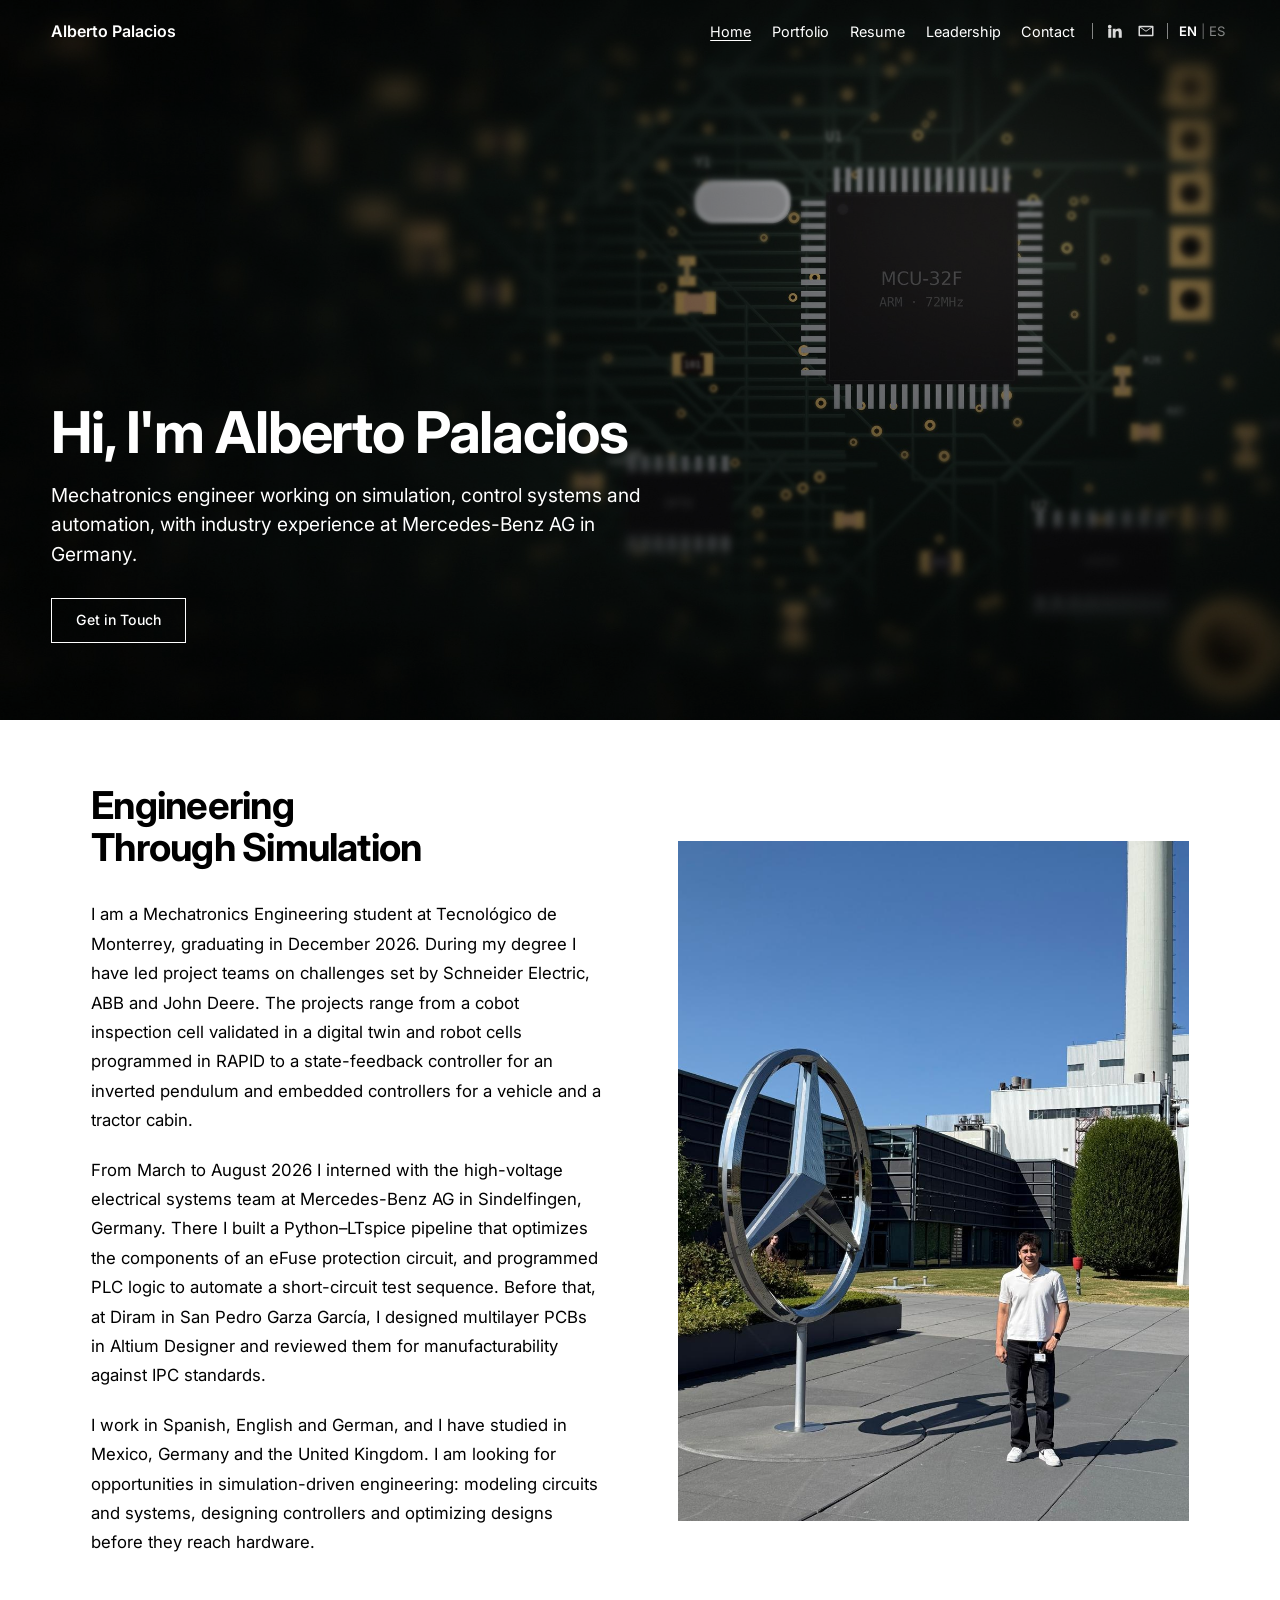
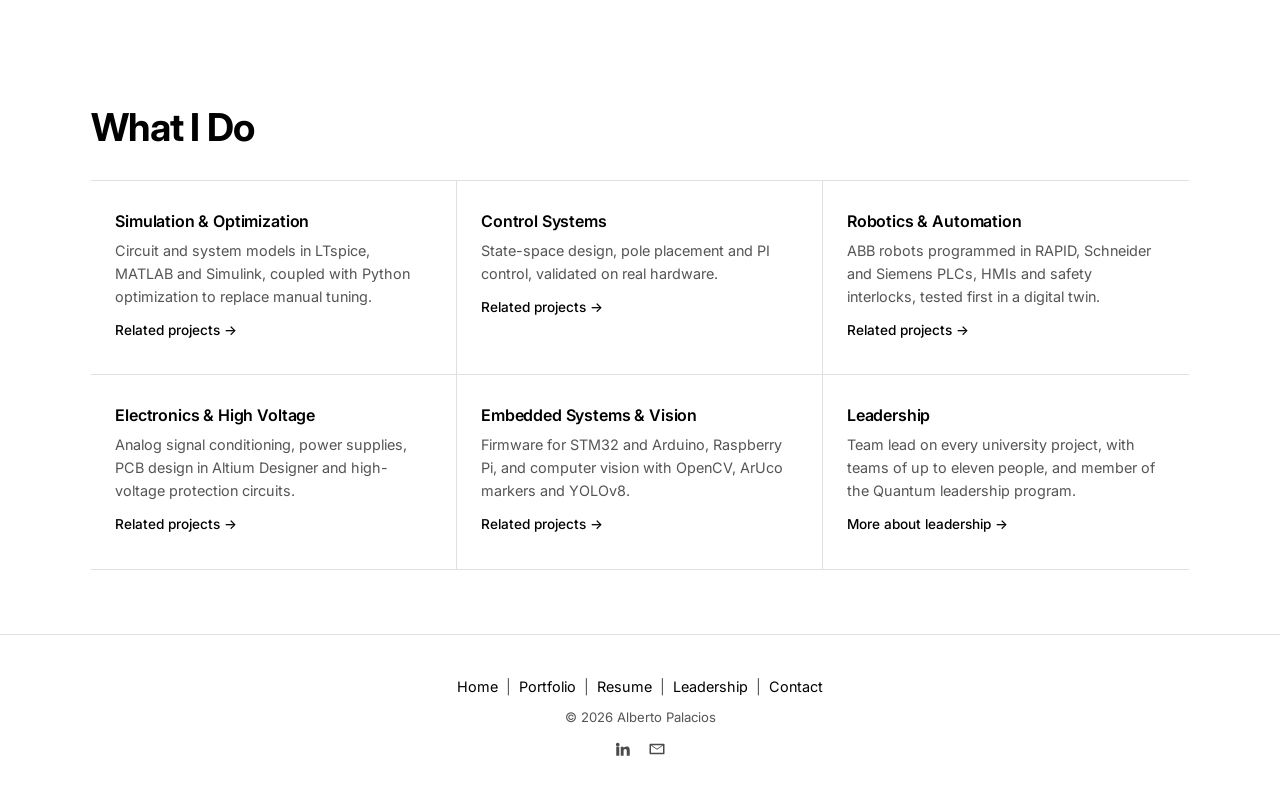
<file: index.html>
<!DOCTYPE html>
<html lang="en">
<head>
<meta charset="utf-8">
<meta name="viewport" content="width=device-width, initial-scale=1">
<title>Alberto Palacios · Mechatronics Engineer</title>
<meta name="description" content="Alberto Palacios, mechatronics engineer: simulation, control systems, robotics and automation.">
<meta name="author" content="Alberto David Palacios Treviño">
<meta property="og:type" content="website">
<meta property="og:title" content="Alberto Palacios · Mechatronics Engineer">
<meta property="og:description" content="Simulation, control and automation projects with Mercedes-Benz, Schneider Electric, ABB, John Deere and MIT.">
<meta property="og:image" content="https://USUARIO.github.io/media/og.png">
<meta name="twitter:card" content="summary_large_image">
<link rel="icon" href="favicon.svg" type="image/svg+xml">
<link rel="stylesheet" href="styles.css?v=20261027b">
</head>
<body class="lang-en has-hero">
<nav class="site-nav" aria-label="Main">
  <a class="nav-brand" href="index.html">Alberto Palacios</a>
  <div class="nav-right">
    <div class="nav-menu" id="site-menu">
      <button type="button" class="nav-close menu-close" aria-label="Close menu">✕</button>
      <div class="nav-links"><a href="index.html" aria-current="page"><span class="en">Home</span><span class="es">Inicio</span></a><a href="portfolio.html"><span class="en">Portfolio</span><span class="es">Portafolio</span></a><a href="resume.html"><span class="en">Resume</span><span class="es">Currículum</span></a><a href="leadership.html"><span class="en">Leadership</span><span class="es">Liderazgo</span></a><a href="contact.html"><span class="en">Contact</span><span class="es">Contacto</span></a></div>
      <span class="nav-divider"></span>
      <a class="nav-icon" href="https://www.linkedin.com/in/alberto-palacios" target="_blank" rel="noopener" aria-label="LinkedIn"><svg viewBox="0 0 24 24" aria-hidden="true"><path d="M4.98 3.5a2.5 2.5 0 1 1 0 5 2.5 2.5 0 0 1 0-5zM3 9h4v12H3zM9 9h3.8v1.7h.05c.53-1 1.83-2.05 3.77-2.05C20.6 8.65 21 11.2 21 14.4V21h-4v-5.8c0-1.4-.03-3.2-1.95-3.2-1.95 0-2.25 1.5-2.25 3.1V21H9z"/></svg></a>
      <a class="nav-icon" href="contact.html" aria-label="Email"><svg viewBox="0 0 24 24" aria-hidden="true"><path d="M3 5h18a1 1 0 0 1 1 1v12a1 1 0 0 1-1 1H3a1 1 0 0 1-1-1V6a1 1 0 0 1 1-1zm1 2.3V17h16V7.3l-8 5.6zM5.2 7 12 11.7 18.8 7z"/></svg></a>
      <span class="nav-divider"></span>
      <div class="lang" role="group" aria-label="Language"><button type="button" id="btn-en" data-lang="en" aria-pressed="true">EN</button><span>|</span><button type="button" id="btn-es" data-lang="es" aria-pressed="false">ES</button></div>
    </div>
    <button type="button" class="hamburger menu-btn" aria-expanded="false" aria-controls="site-menu" aria-label="Open menu"><span></span><span></span><span></span></button>
  </div>
</nav>
<header class="hero-home">
  <div class="hero-bg" style="background-image:url('media/foto-portada.jpg')"></div>
  <div class="hero-home-content">
    <h1><span class="en">Hi, I'm Alberto Palacios</span><span class="es">Hola, soy Alberto Palacios</span></h1>
    <p class="hero-sub"><span class="en">Mechatronics engineer working on simulation, control systems and automation, with industry experience at Mercedes-Benz AG in Germany.</span><span class="es">Ingeniero en Mecatrónica enfocado en simulación, sistemas de control y automatización, con experiencia en la industria en Mercedes-Benz AG, Alemania.</span></p>
    <a class="btn btn-white" href="contact.html"><span class="en">Get in Touch</span><span class="es">Contáctame</span></a>
  </div>
</header>

<main>
  <section class="about-grid">
    <div class="about-text">
      <h2 class="section-heading"><span class="en">Engineering Through Simulation</span><span class="es">Ingeniería a través de la simulación</span></h2>
      <p><span class="en">I am a Mechatronics Engineering student at Tecnológico de Monterrey, graduating in December 2026. During my degree I have led project teams on challenges set by Schneider Electric, ABB and John Deere. The projects range from a cobot inspection cell validated in a digital twin and robot cells programmed in RAPID to a state-feedback controller for an inverted pendulum and embedded controllers for a vehicle and a tractor cabin.</span><span class="es">Soy estudiante de Ingeniería en Mecatrónica en el Tecnológico de Monterrey y me gradúo en diciembre de 2026. Durante la carrera he liderado equipos de proyecto en retos planteados por Schneider Electric, ABB y John Deere. Los proyectos van desde una celda de inspección con cobot validada en un gemelo digital y celdas robóticas programadas en RAPID hasta un controlador por retroalimentación de estados para un péndulo invertido y controladores embebidos para un vehículo y la cabina de un tractor.</span></p>
      <p><span class="en">From March to August 2026 I interned with the high-voltage electrical systems team at Mercedes-Benz AG in Sindelfingen, Germany. There I built a Python–LTspice pipeline that optimizes the components of an eFuse protection circuit, and programmed PLC logic to automate a short-circuit test sequence. Before that, at Diram in San Pedro Garza García, I designed multilayer PCBs in Altium Designer and reviewed them for manufacturability against IPC standards.</span><span class="es">De marzo a agosto de 2026 hice mis prácticas en el equipo de sistemas eléctricos de alto voltaje de Mercedes-Benz AG en Sindelfingen, Alemania. Ahí construí un pipeline en Python y LTspice que optimiza los componentes de un circuito de protección eFuse, y programé lógica de PLC para automatizar una secuencia de prueba de cortocircuito. Antes, en Diram, en San Pedro Garza García, diseñé PCBs multicapa en Altium Designer y revisé su manufacturabilidad conforme a las normas IPC.</span></p>
      <p><span class="en">I work in Spanish, English and German, and I have studied in Mexico, Germany and the United Kingdom. I am looking for opportunities in simulation-driven engineering: modeling circuits and systems, designing controllers and optimizing designs before they reach hardware.</span><span class="es">Trabajo en español, inglés y alemán, y he estudiado en México, Alemania y el Reino Unido. Busco oportunidades en ingeniería basada en simulación: modelar circuitos y sistemas, diseñar controladores y optimizar diseños antes de llevarlos al hardware.</span></p>
    </div>
    <div class="about-img-wrapper">
      <img src="media/foto-perfil.jpg" alt="Alberto Palacios" width="800" height="1000">
      <!-- Optional caption, e.g.: <p class="caption">At the FrED Factory robot cell, Tecnológico de Monterrey.</p> -->
    </div>
  </section>

  <section class="section">
    <h2 class="section-heading"><span class="en">What I Do</span><span class="es">Lo que hago</span></h2>
    <div class="highlights-grid">
      <div class="highlight-item">
        <h3><span class="en">Simulation &amp; Optimization</span><span class="es">Simulación y optimización</span></h3>
        <p><span class="en">Circuit and system models in LTspice, MATLAB and Simulink, coupled with Python optimization to replace manual tuning.</span><span class="es">Modelos de circuitos y sistemas en LTspice, MATLAB y Simulink, acoplados con optimización en Python para sustituir el ajuste manual.</span></p>
        <a class="more" href="portfolio.html?f=sim"><span class="en">Related projects →</span><span class="es">Proyectos relacionados →</span></a>
      </div>
      <div class="highlight-item">
        <h3><span class="en">Control Systems</span><span class="es">Sistemas de control</span></h3>
        <p><span class="en">State-space design, pole placement and PI control, validated on real hardware.</span><span class="es">Diseño en espacio de estados, asignación de polos y control PI, validados en hardware real.</span></p>
        <a class="more" href="portfolio.html?f=ctrl"><span class="en">Related projects →</span><span class="es">Proyectos relacionados →</span></a>
      </div>
      <div class="highlight-item">
        <h3><span class="en">Robotics &amp; Automation</span><span class="es">Robótica y automatización</span></h3>
        <p><span class="en">ABB robots programmed in RAPID, Schneider and Siemens PLCs, HMIs and safety interlocks, tested first in a digital twin.</span><span class="es">Robots ABB programados en RAPID, PLCs de Schneider y Siemens, HMIs y enclavamientos de seguridad, probados primero en un gemelo digital.</span></p>
        <a class="more" href="portfolio.html?f=robot"><span class="en">Related projects →</span><span class="es">Proyectos relacionados →</span></a>
      </div>
      <div class="highlight-item">
        <h3><span class="en">Electronics &amp; High Voltage</span><span class="es">Electrónica y alto voltaje</span></h3>
        <p><span class="en">Analog signal conditioning, power supplies, PCB design in Altium Designer and high-voltage protection circuits.</span><span class="es">Acondicionamiento analógico de señales, fuentes de alimentación, diseño de PCB en Altium Designer y circuitos de protección de alto voltaje.</span></p>
        <a class="more" href="portfolio.html?f=elec"><span class="en">Related projects →</span><span class="es">Proyectos relacionados →</span></a>
      </div>
      <div class="highlight-item">
        <h3><span class="en">Embedded Systems &amp; Vision</span><span class="es">Sistemas embebidos y visión</span></h3>
        <p><span class="en">Firmware for STM32 and Arduino, Raspberry Pi, and computer vision with OpenCV, ArUco markers and YOLOv8.</span><span class="es">Firmware para STM32 y Arduino, Raspberry Pi y visión por computadora con OpenCV, marcadores ArUco y YOLOv8.</span></p>
        <a class="more" href="portfolio.html?f=vision"><span class="en">Related projects →</span><span class="es">Proyectos relacionados →</span></a>
      </div>
      <div class="highlight-item">
        <h3><span class="en">Leadership</span><span class="es">Liderazgo</span></h3>
        <p><span class="en">Team lead on every university project, with teams of up to eleven people, and member of the Quantum leadership program.</span><span class="es">Líder de equipo en todos mis proyectos universitarios, con equipos de hasta once personas, e integrante del programa de liderazgo Quantum.</span></p>
        <a class="more" href="leadership.html"><span class="en">More about leadership →</span><span class="es">Más sobre liderazgo →</span></a>
      </div>
    </div>
  </section>
</main>

<footer class="site-foot">
  <div class="foot-nav"><a href="index.html"><span class="en">Home</span><span class="es">Inicio</span></a> <span class="sep">|</span> <a href="portfolio.html"><span class="en">Portfolio</span><span class="es">Portafolio</span></a> <span class="sep">|</span> <a href="resume.html"><span class="en">Resume</span><span class="es">Currículum</span></a> <span class="sep">|</span> <a href="leadership.html"><span class="en">Leadership</span><span class="es">Liderazgo</span></a> <span class="sep">|</span> <a href="contact.html"><span class="en">Contact</span><span class="es">Contacto</span></a></div>
  <span class="foot-copy">© 2026 Alberto Palacios</span>
  <div class="foot-icons">
    <a href="https://www.linkedin.com/in/alberto-palacios" target="_blank" rel="noopener" aria-label="LinkedIn"><svg viewBox="0 0 24 24" aria-hidden="true"><path d="M4.98 3.5a2.5 2.5 0 1 1 0 5 2.5 2.5 0 0 1 0-5zM3 9h4v12H3zM9 9h3.8v1.7h.05c.53-1 1.83-2.05 3.77-2.05C20.6 8.65 21 11.2 21 14.4V21h-4v-5.8c0-1.4-.03-3.2-1.95-3.2-1.95 0-2.25 1.5-2.25 3.1V21H9z"/></svg></a>
    <a href="contact.html" aria-label="Email"><svg viewBox="0 0 24 24" aria-hidden="true"><path d="M3 5h18a1 1 0 0 1 1 1v12a1 1 0 0 1-1 1H3a1 1 0 0 1-1-1V6a1 1 0 0 1 1-1zm1 2.3V17h16V7.3l-8 5.6zM5.2 7 12 11.7 18.8 7z"/></svg></a>
  </div>
</footer>
<script src="content.js?v=20261027b"></script>
<script src="app.js?v=20261027b"></script>
</body>
</html>
</file>
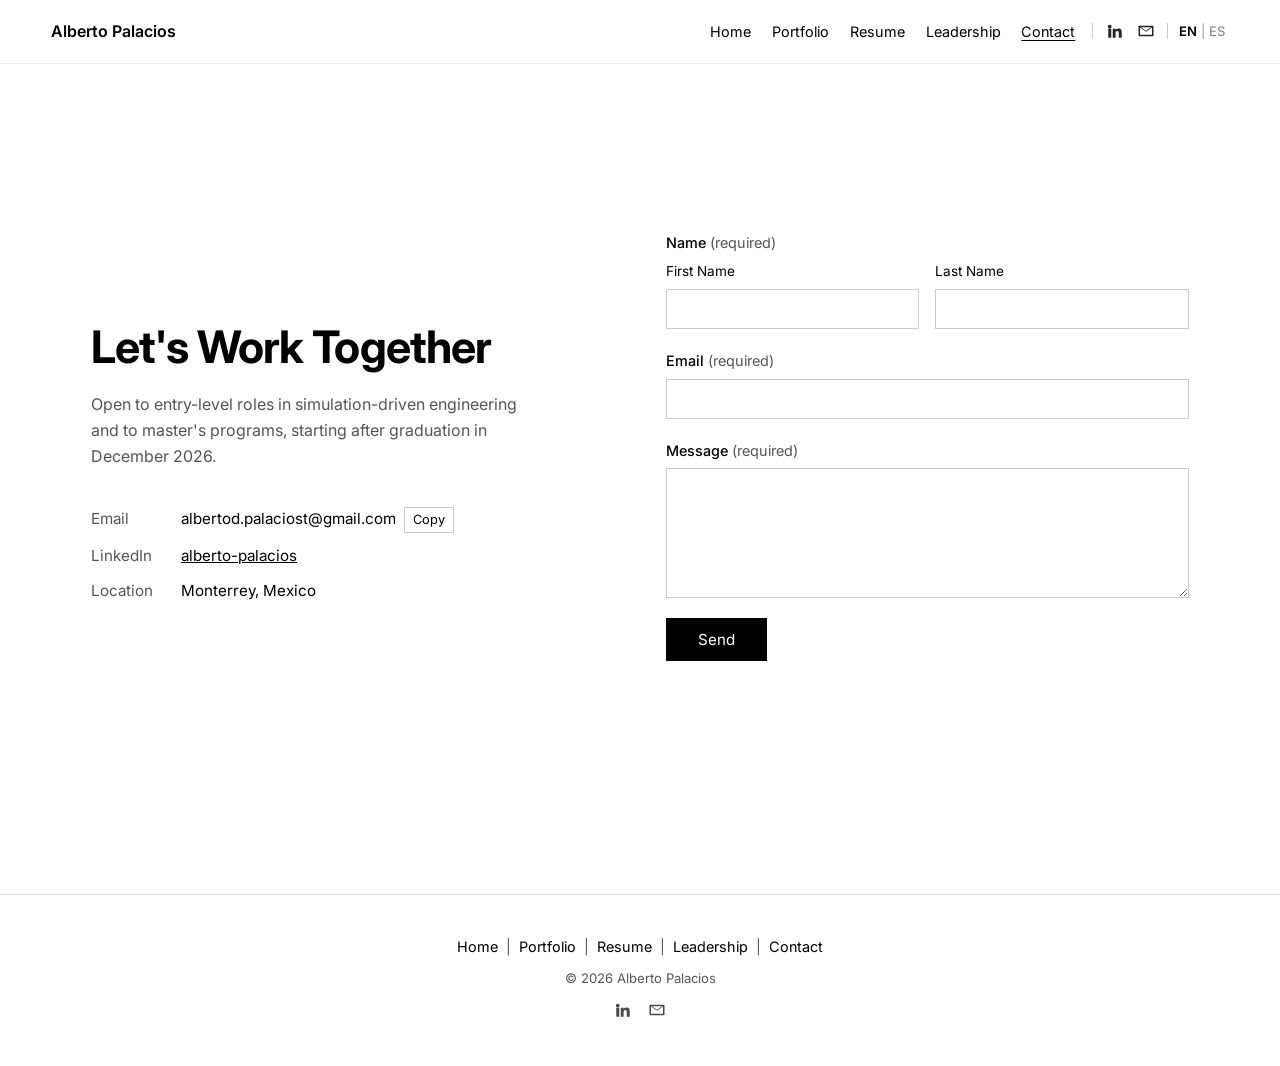
<file: contact.html>
<!DOCTYPE html>
<html lang="en">
<head>
<meta charset="utf-8">
<meta name="viewport" content="width=device-width, initial-scale=1">
<title>Contact · Alberto Palacios</title>
<meta name="description" content="Contact Alberto Palacios.">
<meta name="author" content="Alberto David Palacios Treviño">
<meta property="og:type" content="website">
<meta property="og:title" content="Alberto Palacios · Mechatronics Engineer">
<meta property="og:description" content="Simulation, control and automation projects with Mercedes-Benz, Schneider Electric, ABB, John Deere and MIT.">
<meta property="og:image" content="https://USUARIO.github.io/media/og.png">
<meta name="twitter:card" content="summary_large_image">
<link rel="icon" href="favicon.svg" type="image/svg+xml">
<link rel="stylesheet" href="styles.css?v=20261027b">
</head>
<body class="lang-en">
<nav class="site-nav" aria-label="Main">
  <a class="nav-brand" href="index.html">Alberto Palacios</a>
  <div class="nav-right">
    <div class="nav-menu" id="site-menu">
      <button type="button" class="nav-close menu-close" aria-label="Close menu">✕</button>
      <div class="nav-links"><a href="index.html"><span class="en">Home</span><span class="es">Inicio</span></a><a href="portfolio.html"><span class="en">Portfolio</span><span class="es">Portafolio</span></a><a href="resume.html"><span class="en">Resume</span><span class="es">Currículum</span></a><a href="leadership.html"><span class="en">Leadership</span><span class="es">Liderazgo</span></a><a href="contact.html" aria-current="page"><span class="en">Contact</span><span class="es">Contacto</span></a></div>
      <span class="nav-divider"></span>
      <a class="nav-icon" href="https://www.linkedin.com/in/alberto-palacios" target="_blank" rel="noopener" aria-label="LinkedIn"><svg viewBox="0 0 24 24" aria-hidden="true"><path d="M4.98 3.5a2.5 2.5 0 1 1 0 5 2.5 2.5 0 0 1 0-5zM3 9h4v12H3zM9 9h3.8v1.7h.05c.53-1 1.83-2.05 3.77-2.05C20.6 8.65 21 11.2 21 14.4V21h-4v-5.8c0-1.4-.03-3.2-1.95-3.2-1.95 0-2.25 1.5-2.25 3.1V21H9z"/></svg></a>
      <a class="nav-icon" href="contact.html" aria-label="Email"><svg viewBox="0 0 24 24" aria-hidden="true"><path d="M3 5h18a1 1 0 0 1 1 1v12a1 1 0 0 1-1 1H3a1 1 0 0 1-1-1V6a1 1 0 0 1 1-1zm1 2.3V17h16V7.3l-8 5.6zM5.2 7 12 11.7 18.8 7z"/></svg></a>
      <span class="nav-divider"></span>
      <div class="lang" role="group" aria-label="Language"><button type="button" id="btn-en" data-lang="en" aria-pressed="true">EN</button><span>|</span><button type="button" id="btn-es" data-lang="es" aria-pressed="false">ES</button></div>
    </div>
    <button type="button" class="hamburger menu-btn" aria-expanded="false" aria-controls="site-menu" aria-label="Open menu"><span></span><span></span><span></span></button>
  </div>
</nav>
<main>
  <section class="contact-layout">
    <div class="contact-heading-col">
      <div>
        <h1 class="contact-cta"><span class="en">Let's Work Together</span><span class="es">Trabajemos juntos</span></h1>
        <p><span class="en">Open to entry-level roles in simulation-driven engineering and to master's programs, starting after graduation in December 2026.</span><span class="es">Disponible para puestos de nivel inicial en ingeniería basada en simulación y para programas de maestría, a partir de mi graduación en diciembre de 2026.</span></p>
        <ul class="direct">
          <li><span class="k">Email</span>albertod.palaciost@gmail.com<button type="button" class="copy-inline" data-copy="albertod.palaciost@gmail.com"><span class="en">Copy</span><span class="es">Copiar</span></button></li>
          <li><span class="k">LinkedIn</span><a href="https://www.linkedin.com/in/alberto-palacios" target="_blank" rel="noopener"><u>alberto-palacios</u></a></li>
          <li><span class="k"><span class="en">Location</span><span class="es">Ubicación</span></span><span class="en">Monterrey, Mexico</span><span class="es">Monterrey, México</span></li>
        </ul>
      </div>
    </div>
    <form class="contact-form" id="cform" novalidate>
      <div class="form-field">
        <label><span class="en">Name</span><span class="es">Nombre</span> <span class="req">(<span class="en">required</span><span class="es">obligatorio</span>)</span></label>
        <div class="form-row">
          <div class="form-field"><label for="fname" style="font-weight:400;font-size:.85rem"><span class="en">First Name</span><span class="es">Nombre</span></label><input id="fname" name="fname" autocomplete="given-name" required></div>
          <div class="form-field"><label for="lname" style="font-weight:400;font-size:.85rem"><span class="en">Last Name</span><span class="es">Apellido</span></label><input id="lname" name="lname" autocomplete="family-name" required></div>
        </div>
      </div>
      <div class="form-field"><label for="email">Email <span class="req">(<span class="en">required</span><span class="es">obligatorio</span>)</span></label><input id="email" name="email" type="email" autocomplete="email" required></div>
      <div class="form-field"><label for="message"><span class="en">Message</span><span class="es">Mensaje</span> <span class="req">(<span class="en">required</span><span class="es">obligatorio</span>)</span></label><textarea id="message" name="message" required></textarea></div>
      <button type="submit" class="form-submit"><span class="en">Send</span><span class="es">Enviar</span></button>
      <p class="form-status" id="form-status" aria-live="polite"></p>
    </form>
  </section>
</main>

<footer class="site-foot">
  <div class="foot-nav"><a href="index.html"><span class="en">Home</span><span class="es">Inicio</span></a> <span class="sep">|</span> <a href="portfolio.html"><span class="en">Portfolio</span><span class="es">Portafolio</span></a> <span class="sep">|</span> <a href="resume.html"><span class="en">Resume</span><span class="es">Currículum</span></a> <span class="sep">|</span> <a href="leadership.html"><span class="en">Leadership</span><span class="es">Liderazgo</span></a> <span class="sep">|</span> <a href="contact.html"><span class="en">Contact</span><span class="es">Contacto</span></a></div>
  <span class="foot-copy">© 2026 Alberto Palacios</span>
  <div class="foot-icons">
    <a href="https://www.linkedin.com/in/alberto-palacios" target="_blank" rel="noopener" aria-label="LinkedIn"><svg viewBox="0 0 24 24" aria-hidden="true"><path d="M4.98 3.5a2.5 2.5 0 1 1 0 5 2.5 2.5 0 0 1 0-5zM3 9h4v12H3zM9 9h3.8v1.7h.05c.53-1 1.83-2.05 3.77-2.05C20.6 8.65 21 11.2 21 14.4V21h-4v-5.8c0-1.4-.03-3.2-1.95-3.2-1.95 0-2.25 1.5-2.25 3.1V21H9z"/></svg></a>
    <a href="contact.html" aria-label="Email"><svg viewBox="0 0 24 24" aria-hidden="true"><path d="M3 5h18a1 1 0 0 1 1 1v12a1 1 0 0 1-1 1H3a1 1 0 0 1-1-1V6a1 1 0 0 1 1-1zm1 2.3V17h16V7.3l-8 5.6zM5.2 7 12 11.7 18.8 7z"/></svg></a>
  </div>
</footer>
<script src="content.js?v=20261027b"></script>
<script src="app.js?v=20261027b"></script>
</body>
</html>
</file>
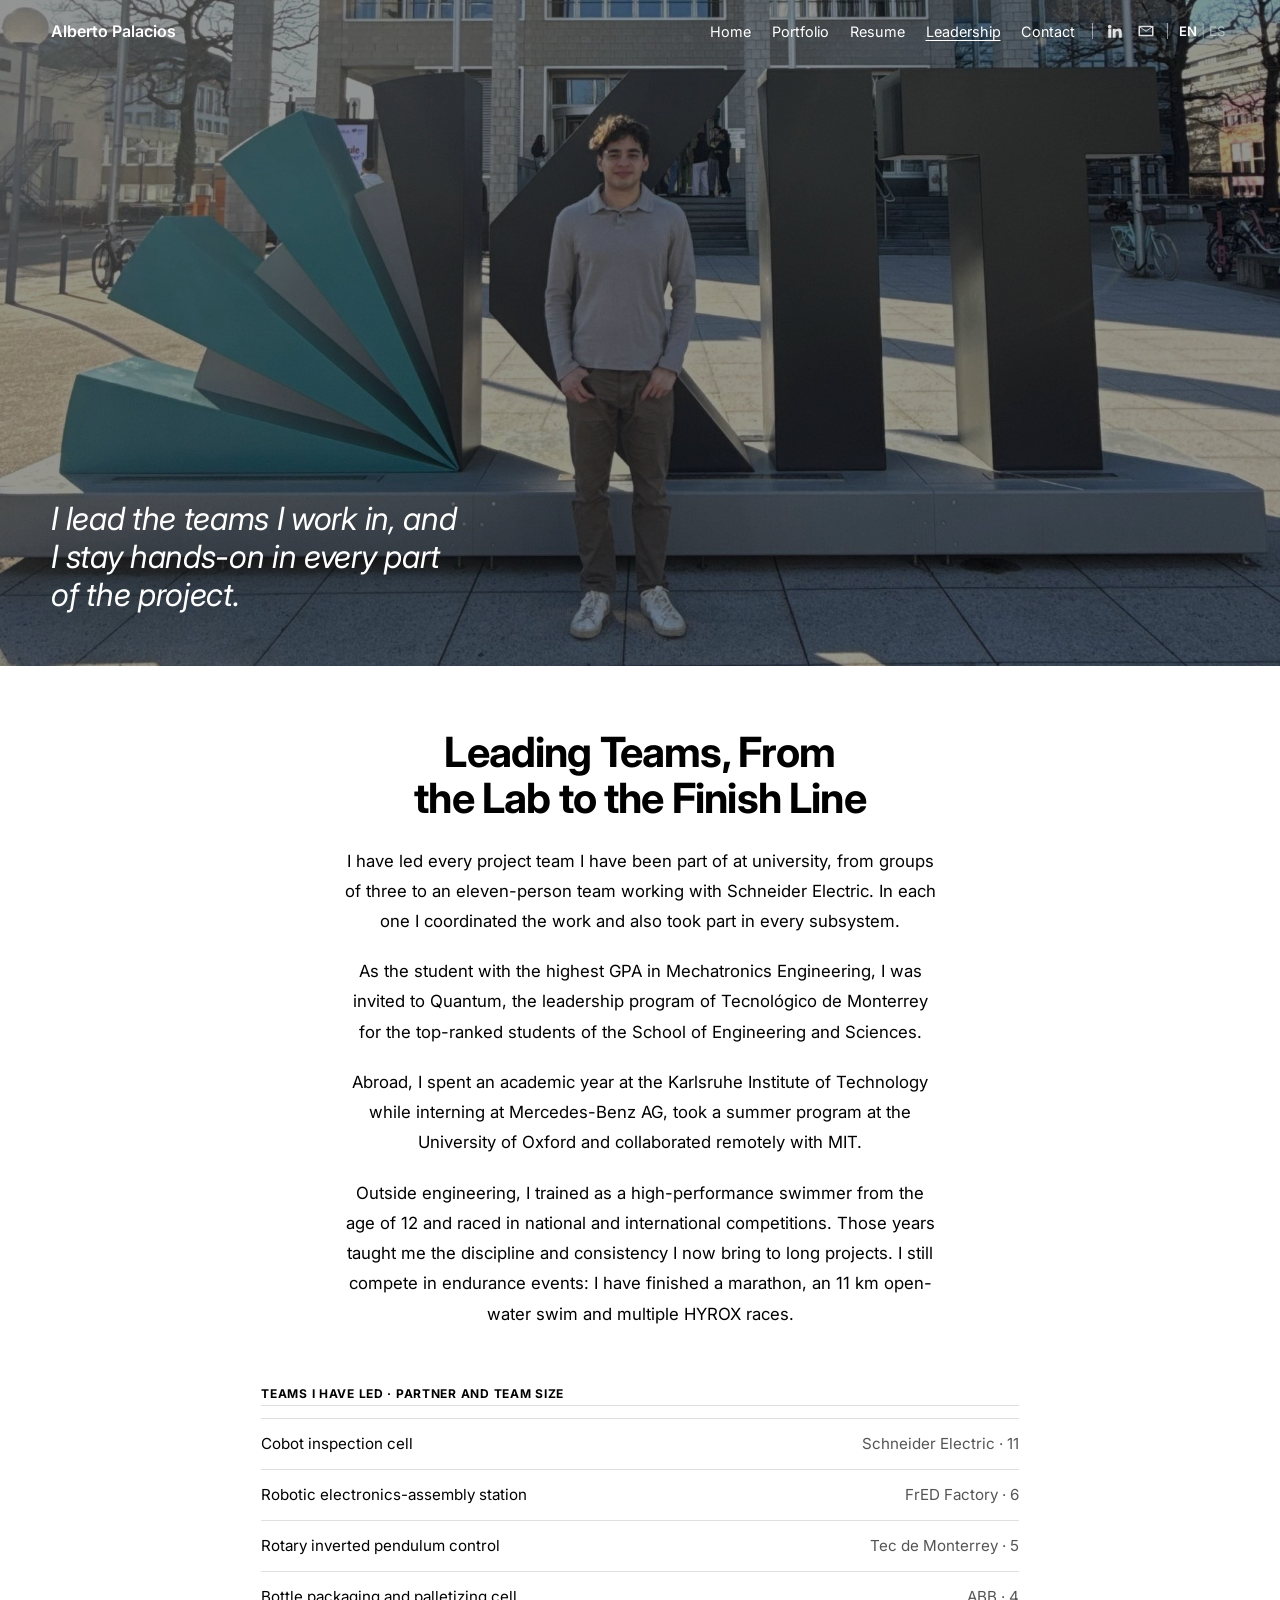
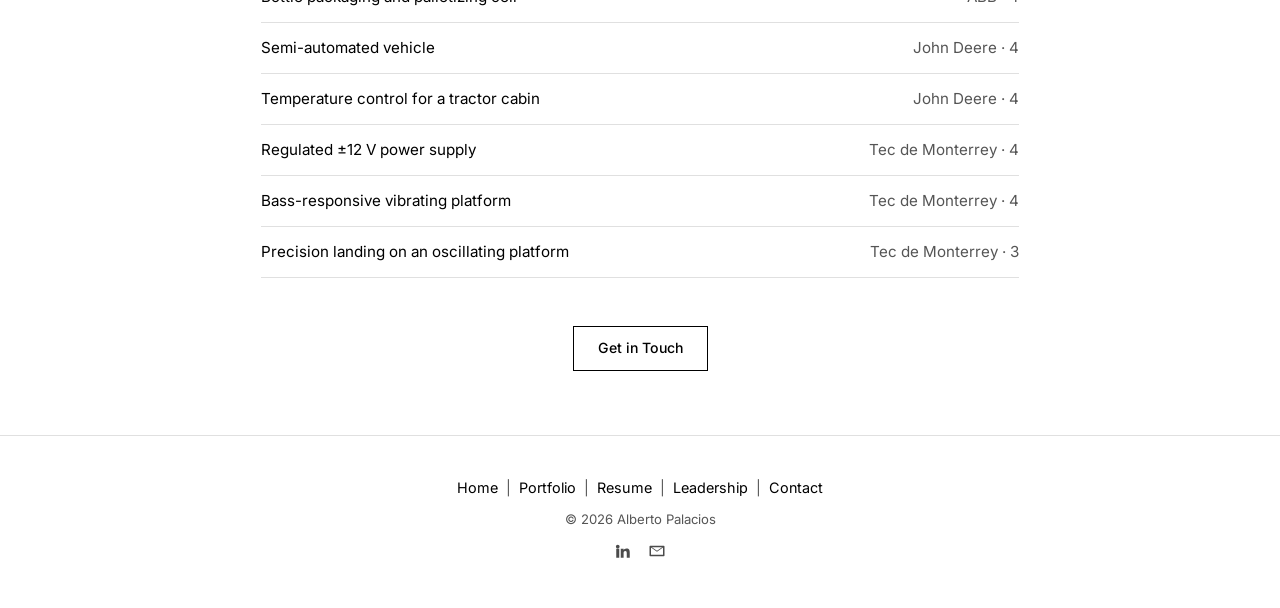
<file: leadership.html>
<!DOCTYPE html>
<html lang="en">
<head>
<meta charset="utf-8">
<meta name="viewport" content="width=device-width, initial-scale=1">
<title>Leadership · Alberto Palacios</title>
<meta name="description" content="Team leadership, the Quantum program, international experience and endurance sport.">
<meta name="author" content="Alberto David Palacios Treviño">
<meta property="og:type" content="website">
<meta property="og:title" content="Alberto Palacios · Mechatronics Engineer">
<meta property="og:description" content="Simulation, control and automation projects with Mercedes-Benz, Schneider Electric, ABB, John Deere and MIT.">
<meta property="og:image" content="https://USUARIO.github.io/media/og.png">
<meta name="twitter:card" content="summary_large_image">
<link rel="icon" href="favicon.svg" type="image/svg+xml">
<link rel="stylesheet" href="styles.css?v=20261027b">
</head>
<body class="lang-en has-hero">
<nav class="site-nav" aria-label="Main">
  <a class="nav-brand" href="index.html">Alberto Palacios</a>
  <div class="nav-right">
    <div class="nav-menu" id="site-menu">
      <button type="button" class="nav-close menu-close" aria-label="Close menu">✕</button>
      <div class="nav-links"><a href="index.html"><span class="en">Home</span><span class="es">Inicio</span></a><a href="portfolio.html"><span class="en">Portfolio</span><span class="es">Portafolio</span></a><a href="resume.html"><span class="en">Resume</span><span class="es">Currículum</span></a><a href="leadership.html" aria-current="page"><span class="en">Leadership</span><span class="es">Liderazgo</span></a><a href="contact.html"><span class="en">Contact</span><span class="es">Contacto</span></a></div>
      <span class="nav-divider"></span>
      <a class="nav-icon" href="https://www.linkedin.com/in/alberto-palacios" target="_blank" rel="noopener" aria-label="LinkedIn"><svg viewBox="0 0 24 24" aria-hidden="true"><path d="M4.98 3.5a2.5 2.5 0 1 1 0 5 2.5 2.5 0 0 1 0-5zM3 9h4v12H3zM9 9h3.8v1.7h.05c.53-1 1.83-2.05 3.77-2.05C20.6 8.65 21 11.2 21 14.4V21h-4v-5.8c0-1.4-.03-3.2-1.95-3.2-1.95 0-2.25 1.5-2.25 3.1V21H9z"/></svg></a>
      <a class="nav-icon" href="contact.html" aria-label="Email"><svg viewBox="0 0 24 24" aria-hidden="true"><path d="M3 5h18a1 1 0 0 1 1 1v12a1 1 0 0 1-1 1H3a1 1 0 0 1-1-1V6a1 1 0 0 1 1-1zm1 2.3V17h16V7.3l-8 5.6zM5.2 7 12 11.7 18.8 7z"/></svg></a>
      <span class="nav-divider"></span>
      <div class="lang" role="group" aria-label="Language"><button type="button" id="btn-en" data-lang="en" aria-pressed="true">EN</button><span>|</span><button type="button" id="btn-es" data-lang="es" aria-pressed="false">ES</button></div>
    </div>
    <button type="button" class="hamburger menu-btn" aria-expanded="false" aria-controls="site-menu" aria-label="Open menu"><span></span><span></span><span></span></button>
  </div>
</nav>
<header class="hero-full hero-left">
  <div class="hero-bg" style="background-image:url('media/foto-liderazgo.jpg')"></div>
  <div class="hero-overlay-content">
    <p class="hero-quote"><span class="en">I lead the teams I work in, and I stay hands-on in every part of the project.</span><span class="es">Lidero los equipos en los que trabajo y participo de lleno en cada parte del proyecto.</span></p>
  </div>
</header>

<main>
  <section class="giving-content">
    <h1><span class="en">Leading Teams, From the Lab to the Finish Line</span><span class="es">Liderar equipos, del laboratorio a la meta</span></h1>
    <p><span class="en">I have led every project team I have been part of at university, from groups of three to an eleven-person team working with Schneider Electric. In each one I coordinated the work and also took part in every subsystem.</span><span class="es">He liderado todos los equipos de proyecto en los que he participado en la universidad, desde grupos de tres hasta un equipo de once personas que trabajó con Schneider Electric. En cada uno coordiné el trabajo y también participé en todos los subsistemas.</span></p>
    <p><span class="en">As the student with the highest GPA in Mechatronics Engineering, I was invited to Quantum, the leadership program of Tecnológico de Monterrey for the top-ranked students of the School of Engineering and Sciences.</span><span class="es">Como el estudiante con el mejor promedio de Ingeniería en Mecatrónica, fui invitado a Quantum, el programa de liderazgo del Tecnológico de Monterrey para los mejores promedios de la Escuela de Ingeniería y Ciencias.</span></p>
    <p><span class="en">Abroad, I spent an academic year at the Karlsruhe Institute of Technology while interning at Mercedes-Benz AG, took a summer program at the University of Oxford and collaborated remotely with MIT.</span><span class="es">En el extranjero, pasé un año académico en el Karlsruhe Institute of Technology mientras hacía prácticas en Mercedes-Benz AG, cursé un programa de verano en la University of Oxford y colaboré a distancia con el MIT.</span></p>
    <p><span class="en">Outside engineering, I trained as a high-performance swimmer from the age of 12 and raced in national and international competitions. Those years taught me the discipline and consistency I now bring to long projects. I still compete in endurance events: I have finished a marathon, an 11 km open-water swim and multiple HYROX races.</span><span class="es">Fuera de la ingeniería, entrené como nadador de alto rendimiento desde los 12 años y participé en competencias nacionales e internacionales. Esos años me dieron la disciplina y la constancia que hoy aplico en proyectos largos. Sigo compitiendo en pruebas de resistencia: he completado un maratón, un nado de 11 km en aguas abiertas y varias competencias HYROX.</span></p>
  </section>
  <section class="section" style="max-width:860px;padding-top:0">
    <h2 class="resume-section-title"><span class="en">Teams I have led · partner and team size</span><span class="es">Equipos que he liderado · socio y tamaño del equipo</span></h2>
    <ul class="recognition-list">
        <li><a href="portfolio.html#schneider"><span class="en">Cobot inspection cell</span><span class="es">Celda de inspección con cobot</span></a><span>Schneider Electric · 11</span></li>
        <li><a href="portfolio.html#fred-factory"><span class="en">Robotic electronics-assembly station</span><span class="es">Estación robotizada de ensamble electrónico</span></a><span>FrED Factory · 6</span></li>
        <li><a href="portfolio.html#inverted-pendulum"><span class="en">Rotary inverted pendulum control</span><span class="es">Control de péndulo invertido rotatorio</span></a><span>Tec de Monterrey · 5</span></li>
        <li><a href="portfolio.html#abb-packaging"><span class="en">Bottle packaging and palletizing cell</span><span class="es">Celda de empaque y paletizado</span></a><span>ABB · 4</span></li>
        <li><a href="portfolio.html#semi-automated-vehicle"><span class="en">Semi-automated vehicle</span><span class="es">Vehículo semiautomatizado</span></a><span>John Deere · 4</span></li>
        <li><a href="portfolio.html#tractor-cabin"><span class="en">Temperature control for a tractor cabin</span><span class="es">Control de temperatura para cabina de tractor</span></a><span>John Deere · 4</span></li>
        <li><a href="portfolio.html#dc-power-supply"><span class="en">Regulated ±12 V power supply</span><span class="es">Fuente regulada de ±12 V</span></a><span>Tec de Monterrey · 4</span></li>
        <li><a href="portfolio.html#vibrating-platform"><span class="en">Bass-responsive vibrating platform</span><span class="es">Plataforma vibratoria</span></a><span>Tec de Monterrey · 4</span></li>
        <li><a href="portfolio.html#drone-landing"><span class="en">Precision landing on an oscillating platform</span><span class="es">Aterrizaje sobre plataforma oscilatoria</span></a><span>Tec de Monterrey · 3</span></li>
    </ul>
    <p style="text-align:center;margin-top:3rem"><a class="btn" href="contact.html"><span class="en">Get in Touch</span><span class="es">Contáctame</span></a></p>
  </section>
</main>

<footer class="site-foot">
  <div class="foot-nav"><a href="index.html"><span class="en">Home</span><span class="es">Inicio</span></a> <span class="sep">|</span> <a href="portfolio.html"><span class="en">Portfolio</span><span class="es">Portafolio</span></a> <span class="sep">|</span> <a href="resume.html"><span class="en">Resume</span><span class="es">Currículum</span></a> <span class="sep">|</span> <a href="leadership.html"><span class="en">Leadership</span><span class="es">Liderazgo</span></a> <span class="sep">|</span> <a href="contact.html"><span class="en">Contact</span><span class="es">Contacto</span></a></div>
  <span class="foot-copy">© 2026 Alberto Palacios</span>
  <div class="foot-icons">
    <a href="https://www.linkedin.com/in/alberto-palacios" target="_blank" rel="noopener" aria-label="LinkedIn"><svg viewBox="0 0 24 24" aria-hidden="true"><path d="M4.98 3.5a2.5 2.5 0 1 1 0 5 2.5 2.5 0 0 1 0-5zM3 9h4v12H3zM9 9h3.8v1.7h.05c.53-1 1.83-2.05 3.77-2.05C20.6 8.65 21 11.2 21 14.4V21h-4v-5.8c0-1.4-.03-3.2-1.95-3.2-1.95 0-2.25 1.5-2.25 3.1V21H9z"/></svg></a>
    <a href="contact.html" aria-label="Email"><svg viewBox="0 0 24 24" aria-hidden="true"><path d="M3 5h18a1 1 0 0 1 1 1v12a1 1 0 0 1-1 1H3a1 1 0 0 1-1-1V6a1 1 0 0 1 1-1zm1 2.3V17h16V7.3l-8 5.6zM5.2 7 12 11.7 18.8 7z"/></svg></a>
  </div>
</footer>
<script src="content.js?v=20261027b"></script>
<script src="app.js?v=20261027b"></script>
</body>
</html>
</file>
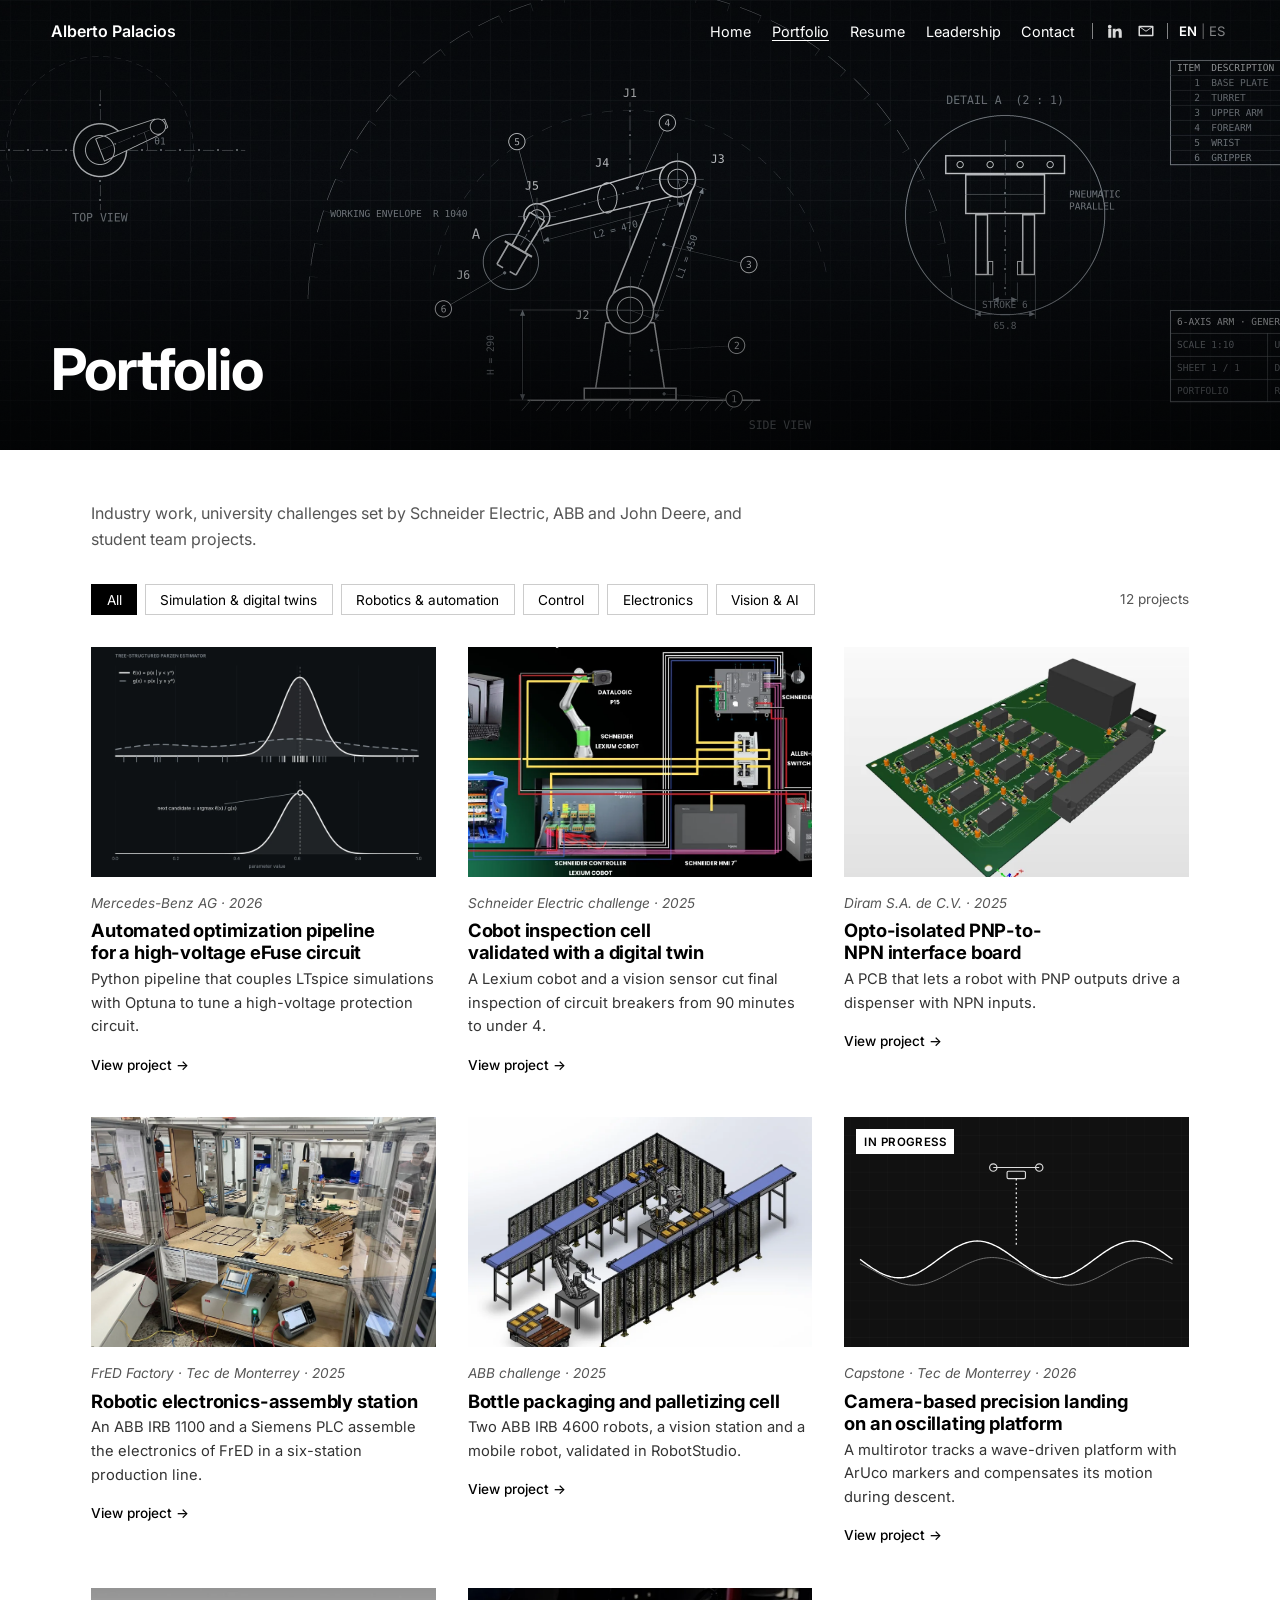
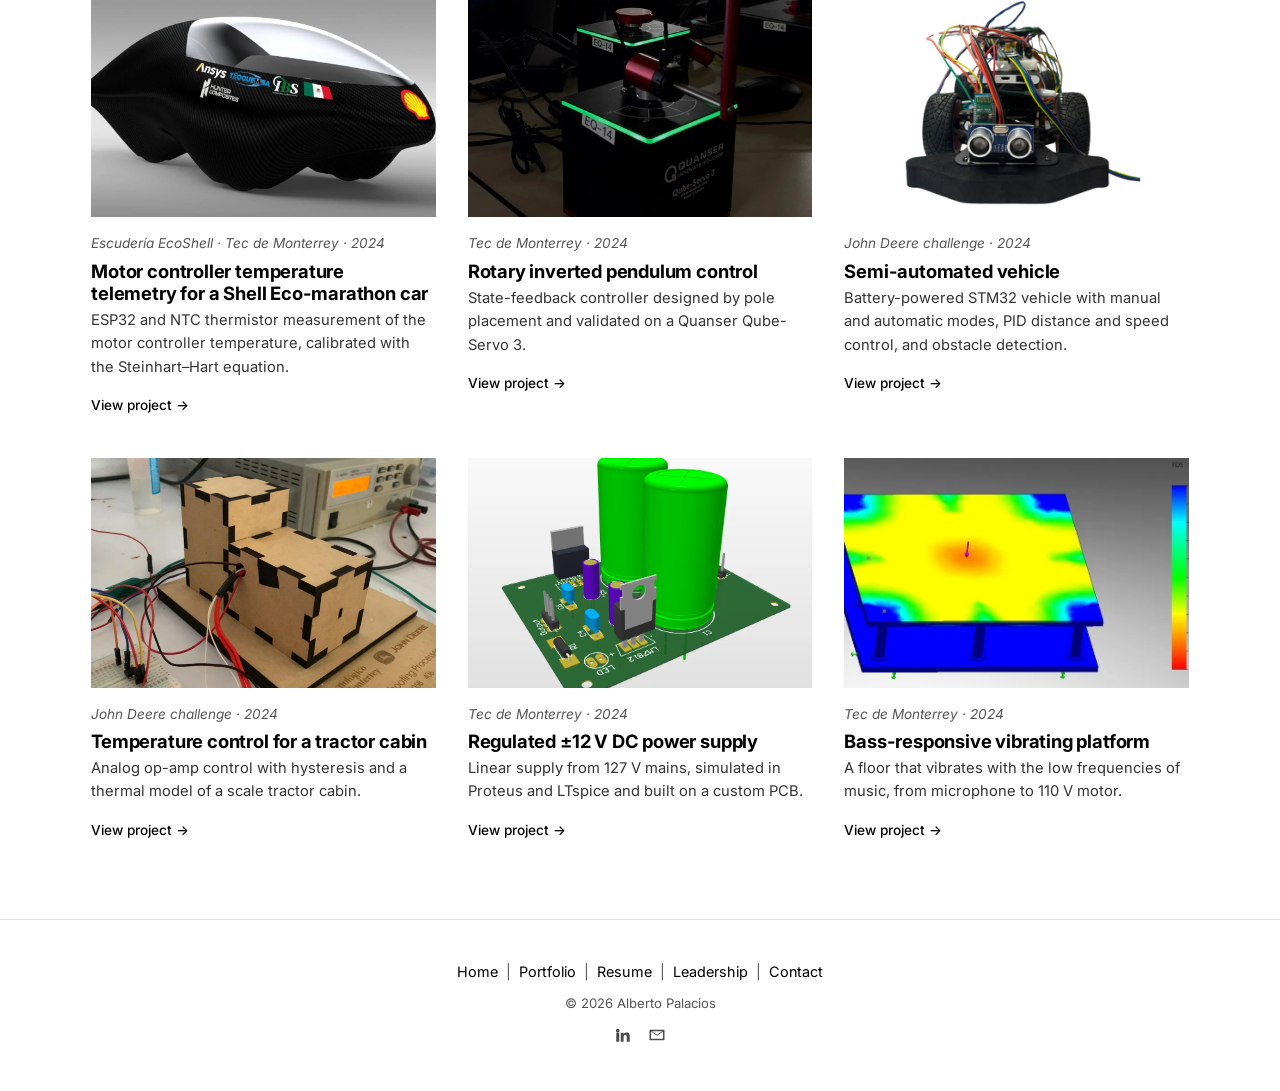
<file: portfolio.html>
<!DOCTYPE html>
<html lang="en">
<head>
<meta charset="utf-8">
<meta name="viewport" content="width=device-width, initial-scale=1">
<title>Portfolio · Alberto Palacios</title>
<meta name="description" content="Projects by Alberto Palacios in simulation, control, robotics, electronics and vision.">
<meta name="author" content="Alberto David Palacios Treviño">
<meta property="og:type" content="website">
<meta property="og:title" content="Alberto Palacios · Mechatronics Engineer">
<meta property="og:description" content="Simulation, control and automation projects with Mercedes-Benz, Schneider Electric, ABB, John Deere and MIT.">
<meta property="og:image" content="https://USUARIO.github.io/media/og.png">
<meta name="twitter:card" content="summary_large_image">
<link rel="icon" href="favicon.svg" type="image/svg+xml">
<link rel="stylesheet" href="styles.css?v=20261027b">
</head>
<body class="lang-en has-hero">
<nav class="site-nav" aria-label="Main">
  <a class="nav-brand" href="index.html">Alberto Palacios</a>
  <div class="nav-right">
    <div class="nav-menu" id="site-menu">
      <button type="button" class="nav-close menu-close" aria-label="Close menu">✕</button>
      <div class="nav-links"><a href="index.html"><span class="en">Home</span><span class="es">Inicio</span></a><a href="portfolio.html" aria-current="page"><span class="en">Portfolio</span><span class="es">Portafolio</span></a><a href="resume.html"><span class="en">Resume</span><span class="es">Currículum</span></a><a href="leadership.html"><span class="en">Leadership</span><span class="es">Liderazgo</span></a><a href="contact.html"><span class="en">Contact</span><span class="es">Contacto</span></a></div>
      <span class="nav-divider"></span>
      <a class="nav-icon" href="https://www.linkedin.com/in/alberto-palacios" target="_blank" rel="noopener" aria-label="LinkedIn"><svg viewBox="0 0 24 24" aria-hidden="true"><path d="M4.98 3.5a2.5 2.5 0 1 1 0 5 2.5 2.5 0 0 1 0-5zM3 9h4v12H3zM9 9h3.8v1.7h.05c.53-1 1.83-2.05 3.77-2.05C20.6 8.65 21 11.2 21 14.4V21h-4v-5.8c0-1.4-.03-3.2-1.95-3.2-1.95 0-2.25 1.5-2.25 3.1V21H9z"/></svg></a>
      <a class="nav-icon" href="contact.html" aria-label="Email"><svg viewBox="0 0 24 24" aria-hidden="true"><path d="M3 5h18a1 1 0 0 1 1 1v12a1 1 0 0 1-1 1H3a1 1 0 0 1-1-1V6a1 1 0 0 1 1-1zm1 2.3V17h16V7.3l-8 5.6zM5.2 7 12 11.7 18.8 7z"/></svg></a>
      <span class="nav-divider"></span>
      <div class="lang" role="group" aria-label="Language"><button type="button" id="btn-en" data-lang="en" aria-pressed="true">EN</button><span>|</span><button type="button" id="btn-es" data-lang="es" aria-pressed="false">ES</button></div>
    </div>
    <button type="button" class="hamburger menu-btn" aria-expanded="false" aria-controls="site-menu" aria-label="Open menu"><span></span><span></span><span></span></button>
  </div>
</nav>
<header class="portfolio-hero">
  <div class="hero-bg" style="background-image:url('media/portada-portafolio.jpg')"></div>
  <h1><span class="en">Portfolio</span><span class="es">Portafolio</span></h1>
</header>

<main id="home">
  <div class="portfolio-wrap" id="projects">
    <p class="portfolio-intro"><span class="en">Industry work, university challenges set by Schneider Electric, ABB and John Deere, and student team projects.</span><span class="es">Trabajo en la industria, retos universitarios planteados por Schneider Electric, ABB y John Deere, y proyectos de equipos estudiantiles.</span></p>
    <div class="filters" role="group" aria-label="Filter projects" id="filters"></div>
    <div class="grid" id="grid"></div>
  </div>
</main>

<main id="detail" class="detail" hidden></main>

<div class="lb" id="lb" role="dialog" aria-modal="true" aria-label="Image viewer">
  <button type="button" class="x" id="lb-x" aria-label="Close">×</button>
  <button type="button" class="prev" id="lb-prev" aria-label="Previous">‹</button>
  <figure><img id="lb-img" alt=""><figcaption id="lb-cap"></figcaption></figure>
  <button type="button" class="nxt" id="lb-next" aria-label="Next">›</button>
</div>

<footer class="site-foot">
  <div class="foot-nav"><a href="index.html"><span class="en">Home</span><span class="es">Inicio</span></a> <span class="sep">|</span> <a href="portfolio.html"><span class="en">Portfolio</span><span class="es">Portafolio</span></a> <span class="sep">|</span> <a href="resume.html"><span class="en">Resume</span><span class="es">Currículum</span></a> <span class="sep">|</span> <a href="leadership.html"><span class="en">Leadership</span><span class="es">Liderazgo</span></a> <span class="sep">|</span> <a href="contact.html"><span class="en">Contact</span><span class="es">Contacto</span></a></div>
  <span class="foot-copy">© 2026 Alberto Palacios</span>
  <div class="foot-icons">
    <a href="https://www.linkedin.com/in/alberto-palacios" target="_blank" rel="noopener" aria-label="LinkedIn"><svg viewBox="0 0 24 24" aria-hidden="true"><path d="M4.98 3.5a2.5 2.5 0 1 1 0 5 2.5 2.5 0 0 1 0-5zM3 9h4v12H3zM9 9h3.8v1.7h.05c.53-1 1.83-2.05 3.77-2.05C20.6 8.65 21 11.2 21 14.4V21h-4v-5.8c0-1.4-.03-3.2-1.95-3.2-1.95 0-2.25 1.5-2.25 3.1V21H9z"/></svg></a>
    <a href="contact.html" aria-label="Email"><svg viewBox="0 0 24 24" aria-hidden="true"><path d="M3 5h18a1 1 0 0 1 1 1v12a1 1 0 0 1-1 1H3a1 1 0 0 1-1-1V6a1 1 0 0 1 1-1zm1 2.3V17h16V7.3l-8 5.6zM5.2 7 12 11.7 18.8 7z"/></svg></a>
  </div>
</footer>
<script src="content.js?v=20261027b"></script>
<script src="app.js?v=20261027b"></script>
</body>
</html>
</file>
<file: styles.css>
@import url('https://fonts.googleapis.com/css2?family=Inter:ital,wght@0,400;0,500;0,600;0,700;1,400&display=swap');

:root {
  --black: #000;
  --white: #fff;
  --gray: #555;
  --line: #e0e0e0;
  --font: 'Inter', system-ui, -apple-system, 'Segoe UI', sans-serif;
  --pad: 4vw;
  --max: 1200px;
  --content: 860px;
  --nav-h: 64px;
}

* { box-sizing: border-box; margin: 0; padding: 0; }
html { scroll-behavior: smooth; }
body { font-family: var(--font); font-size: 16px; line-height: 1.6; color: var(--black); background: var(--white); -webkit-font-smoothing: antialiased; }
a { color: inherit; text-decoration: none; }
a:hover { text-decoration: underline; text-underline-offset: 3px; }
img { max-width: 100%; display: block; height: auto; }
h1, h2, h3 { font-weight: 700; letter-spacing: -0.02em; line-height: 1.1; text-wrap: balance; }
:focus-visible { outline: 2px solid var(--black); outline-offset: 3px; }
[hidden] { display: none !important; }
body.lang-en .es, body.lang-es .en { display: none !important; }
@media (prefers-reduced-motion: reduce) { html { scroll-behavior: auto; } *, *::before, *::after { animation: none !important; transition: none !important; } }

/* ---------- navigation ---------- */
nav.site-nav {
  position: sticky; top: 0; z-index: 200; height: var(--nav-h);
  display: flex; align-items: center; justify-content: space-between; gap: 1rem;
  padding: 0 var(--pad); background: var(--white); border-bottom: 1px solid #eee;
  transition: background .25s, border-color .25s, color .25s;
}
.nav-brand { font-size: 1rem; font-weight: 600; white-space: nowrap; }
.nav-brand:hover { text-decoration: none; }
.nav-right { display: flex; align-items: center; gap: .25rem; }
.nav-menu { display: flex; align-items: center; }
.nav-links { display: flex; align-items: center; list-style: none; }
.nav-links a { font-size: .9rem; padding: .3rem .65rem; transition: opacity .15s; }
.nav-links a:hover { text-decoration: none; opacity: .6; }
.nav-links a[aria-current="page"] { text-decoration: underline; text-underline-offset: 3px; }
.nav-divider { width: 1px; height: 16px; background: #ccc; margin: 0 .4rem; }
.nav-icon { display: inline-flex; padding: .3rem .4rem; opacity: .85; }
.nav-icon:hover { opacity: 1; }
.nav-icon svg, .foot-icons svg { width: 18px; height: 18px; fill: currentColor; }
.lang { display: flex; align-items: center; font-size: .82rem; }
.lang button { font: inherit; background: none; border: 0; color: inherit; cursor: pointer; padding: .3rem .25rem; opacity: .5; }
.lang button[aria-pressed="true"] { opacity: 1; font-weight: 600; }
.lang span { opacity: .4; }
.hamburger { display: none; flex-direction: column; gap: 5px; background: none; border: 0; padding: 4px; color: inherit; cursor: pointer; }
.hamburger span { display: block; width: 22px; height: 2px; background: currentColor; border-radius: 1px; }
.nav-close { display: none; position: absolute; top: 1.2rem; right: 1.5rem; font-size: 1.5rem; line-height: 1; background: none; border: 0; padding: .5rem; cursor: pointer; color: var(--black); }

nav.site-nav.nav-overlay { background: transparent; border-color: transparent; color: var(--white); }
nav.site-nav.nav-overlay .hamburger span { box-shadow: 0 0 4px rgba(0, 0, 0, .7); }
nav.site-nav.nav-overlay .nav-divider { background: rgba(255, 255, 255, .5); }

@media (max-width: 860px) {
  .hamburger { display: flex; }
  .nav-menu { display: none; }
  .nav-menu.open {
    display: flex; position: fixed; inset: 0; z-index: 300; background: var(--white); color: var(--black);
    flex-direction: column; align-items: center; justify-content: center; gap: 1.5rem;
  }
  .nav-menu.open .nav-links { flex-direction: column; gap: 1rem; }
  .nav-menu.open .nav-links a { font-size: 1.4rem; }
  .nav-menu.open .nav-close { display: block; }
  .nav-menu.open .nav-divider { display: none; }
}

/* ---------- heroes ---------- */
.hero-home, .hero-full, .portfolio-hero {
  position: relative; width: 100%; background: #000; color: var(--white); overflow: hidden;
  margin-top: calc(-1 * var(--nav-h));
}
.hero-bg { position: absolute; inset: 0; background-size: cover; background-position: center; z-index: 0; }
.hero-home::before, .hero-full::before { content: ""; position: absolute; inset: 0; background: rgba(0, 0, 0, .42); z-index: 1; pointer-events: none; }
.portfolio-hero::after { content: ""; position: absolute; inset: 0; background: linear-gradient(to top, rgba(0,0,0,.7), rgba(0,0,0,.2) 60%, rgba(0,0,0,.4)); z-index: 1; }

.hero-home { min-height: 80vh; display: flex; align-items: flex-end; padding: var(--nav-h) 0 6vw; }
.hero-home-content { position: relative; z-index: 2; width: 100%; padding: 0 var(--pad); }
.hero-home-content h1 { font-size: clamp(2.2rem, 4.5vw, 4rem); margin-bottom: 1rem; animation: fadeUp 1s cubic-bezier(.22, 1, .36, 1) .2s both; }
.hero-sub { font-size: clamp(1rem, 2vw, 1.2rem); max-width: 600px; opacity: .9; line-height: 1.55; margin-bottom: 1.75rem; animation: fadeUp 1s cubic-bezier(.22, 1, .36, 1) .5s both; }
.hero-home-content .btn { animation: fadeUp 1s cubic-bezier(.22, 1, .36, 1) .7s both; }

.hero-full { min-height: 65vh; display: flex; align-items: center; padding-top: var(--nav-h); }
.hero-overlay-content { position: relative; z-index: 2; margin-left: auto; width: 55%; padding: 4rem var(--pad) 4rem 2rem; }
.hero-quote { font-style: italic; font-weight: 400; font-size: clamp(1.4rem, 2.5vw, 2rem); line-height: 1.2; letter-spacing: -.01em; }
@media (max-width: 768px) { .hero-overlay-content { width: 100%; padding: 2rem var(--pad); } }

.portfolio-hero { min-height: 50vh; display: flex; align-items: flex-end; padding: var(--nav-h) var(--pad) 4vw; }
.portfolio-hero h1 { position: relative; z-index: 2; font-size: clamp(2rem, 4.5vw, 4rem); line-height: 1; }
@media (max-width: 768px) { .portfolio-hero { min-height: 35vh; } }

@keyframes fadeUp { from { opacity: 0; transform: translateY(28px); } to { opacity: 1; transform: none; } }

/* ---------- buttons ---------- */
.btn { display: inline-block; border: 1px solid var(--black); padding: .65rem 1.5rem; font-size: .88rem; font-weight: 500; color: var(--black); background: transparent; cursor: pointer; font-family: var(--font); transition: background .15s, color .15s; }
.btn:hover { background: var(--black); color: var(--white); text-decoration: none; }
.btn-white { border-color: var(--white); color: var(--white); }
.btn-white:hover { background: var(--white); color: var(--black); }

/* ---------- sections ---------- */
.section { max-width: var(--max); margin: 0 auto; padding: 5vw var(--pad); }
.section-heading { font-size: clamp(1.6rem, 3vw, 2.4rem); margin-bottom: 2rem; }
.section-heading.center { text-align: center; }
.section-center { max-width: var(--content); margin: 0 auto; }

.about-grid { display: grid; grid-template-columns: 1fr 1fr; gap: 6vw; align-items: center; max-width: var(--max); margin: 0 auto; padding: 5vw var(--pad); }
@media (max-width: 768px) { .about-grid { grid-template-columns: 1fr; gap: 2rem; } }
.about-text p { font-size: 1.05rem; line-height: 1.75; margin-bottom: 1.25rem; }
.about-img-wrapper img { width: 100%; }
.caption { font-size: .82rem; color: var(--gray); font-style: italic; margin-top: .5rem; }

.highlights-grid { display: grid; grid-template-columns: repeat(3, 1fr); border-top: 1px solid var(--line); }
.highlight-item { padding: 2rem 1.5rem; border-right: 1px solid var(--line); border-bottom: 1px solid var(--line); }
.highlight-item:nth-child(3n) { border-right: 0; }
.highlight-item h3 { font-size: 1rem; font-weight: 600; letter-spacing: -.01em; margin-bottom: .5rem; }
.highlight-item p { font-size: .9rem; line-height: 1.6; color: var(--gray); }
.highlight-item a.more { display: inline-block; margin-top: .75rem; font-size: .85rem; font-weight: 500; }
@media (max-width: 768px) { .highlights-grid { grid-template-columns: repeat(2, 1fr); } .highlight-item:nth-child(3n) { border-right: 1px solid var(--line); } .highlight-item:nth-child(2n) { border-right: 0; } }
@media (max-width: 480px) { .highlights-grid { grid-template-columns: 1fr; } .highlight-item { border-right: 0 !important; } }

/* ---------- page title (pages without a hero) ---------- */
.page-title-section { max-width: var(--max); margin: 0 auto; padding: 5vw var(--pad) 3vw; border-bottom: 1px solid var(--line); }
.page-title-section h1 { font-size: clamp(2rem, 4.5vw, 3.4rem); }
.page-title-section p { margin-top: 1rem; max-width: 640px; color: var(--gray); }
.page-title-section .actions { margin-top: 1.5rem; display: flex; gap: .75rem; flex-wrap: wrap; }

/* ---------- résumé ---------- */
.resume-content { max-width: var(--content); margin: 0 auto; padding: 3vw var(--pad) 6vw; }
.resume-section { margin-bottom: 2.5rem; }
.resume-section-title { font-size: .75rem; font-weight: 700; text-transform: uppercase; letter-spacing: .06em; margin-bottom: .75rem; padding-bottom: .3rem; border-bottom: 1px solid var(--line); }
.resume-list { list-style: none; }
.resume-list li { display: flex; align-items: baseline; gap: .5rem; padding: .35rem 0; font-size: .95rem; line-height: 1.5; }
.resume-list li::before { content: "•"; font-size: .7rem; flex-shrink: 0; margin: 0 .25rem 0 1rem; position: relative; top: -1px; }
.resume-list .when { color: var(--gray); white-space: nowrap; margin-left: auto; padding-left: 1rem; font-size: .88rem; }
.resume-list ul { list-style: none; margin-top: .35rem; }
.resume-list ul li { font-size: .9rem; color: #222; padding: .2rem 0; }
.resume-list ul li::before { content: "–"; margin-left: .5rem; font-size: .9rem; }
.resume-list .block { display: block; flex: 1; }
.resume-list .row { display: flex; gap: 1rem; align-items: baseline; }
@media (max-width: 600px) { .resume-list .row { flex-direction: column; gap: 0; } .resume-list .when { margin-left: 0; padding-left: 0; } }

/* ---------- giving-style content (leadership) ---------- */
.giving-content { max-width: 700px; margin: 0 auto; padding: 5vw var(--pad) 3vw; text-align: center; }
.giving-content h1 { font-size: clamp(1.8rem, 3.5vw, 2.6rem); margin-bottom: 1.5rem; }
.giving-content p { font-size: 1.05rem; line-height: 1.8; margin-bottom: 1.25rem; }
.recognition-list { list-style: none; border-top: 1px solid var(--line); }
.recognition-list li { padding: .85rem 0; border-bottom: 1px solid var(--line); font-size: .95rem; line-height: 1.5; display: flex; justify-content: space-between; gap: 1rem; }
.recognition-list li span:last-child { color: var(--gray); white-space: nowrap; }

/* ---------- contact ---------- */
.contact-layout { display: grid; grid-template-columns: 1fr 1fr; gap: 4vw; align-items: center; min-height: calc(100vh - 70px); max-width: var(--max); margin: 0 auto; padding: 6vw var(--pad) 8vw; }
@media (max-width: 700px) { .contact-layout { grid-template-columns: 1fr; min-height: unset; padding-top: 3rem; } }
.contact-cta { font-size: clamp(1.8rem, 3.5vw, 3rem); }
.contact-heading-col p { margin-top: 1.25rem; color: var(--gray); max-width: 440px; }
.direct { margin-top: 2rem; font-size: .95rem; list-style: none; }
.direct li { padding: .35rem 0; }
.direct .k { color: var(--gray); display: inline-block; min-width: 90px; }
.contact-form { display: flex; flex-direction: column; gap: 1.25rem; }
.form-row { display: grid; grid-template-columns: 1fr 1fr; gap: 1rem; }
@media (max-width: 700px) { .form-row { grid-template-columns: 1fr; } }
.form-field { display: flex; flex-direction: column; gap: .4rem; }
.contact-form label { font-size: .9rem; font-weight: 500; }
.contact-form .req { color: var(--gray); font-weight: 400; }
.contact-form input, .contact-form textarea { width: 100%; border: 1px solid #ccc; padding: .6rem .75rem; font-family: var(--font); font-size: .95rem; background: var(--white); color: var(--black); outline: none; transition: border-color .15s; }
.contact-form input:focus, .contact-form textarea:focus { border-color: var(--black); }
.contact-form textarea { resize: vertical; min-height: 130px; }
.form-submit { align-self: flex-start; background: var(--black); color: var(--white); border: 0; padding: .75rem 2rem; font-family: var(--font); font-size: .95rem; cursor: pointer; transition: opacity .15s; }
.form-submit:hover { opacity: .75; }
.form-status { font-size: .88rem; color: var(--gray); min-height: 1.4em; }
.copy-inline { font: inherit; font-size: .8rem; background: none; border: 1px solid #ccc; padding: .1rem .5rem; margin-left: .5rem; cursor: pointer; }

/* ---------- footer ---------- */
footer.site-foot { border-top: 1px solid var(--line); padding: 2.5rem var(--pad); text-align: center; }
.foot-nav { display: flex; justify-content: center; flex-wrap: wrap; list-style: none; margin-bottom: .6rem; font-size: .9rem; }
.foot-nav a { padding: 0 .5rem; }
.foot-nav .sep { color: var(--gray); }
.foot-copy { display: block; font-size: .82rem; color: var(--gray); margin-bottom: .75rem; }
.foot-icons { display: flex; justify-content: center; gap: 1rem; margin-top: .5rem; }
.foot-icons a { opacity: .7; transition: opacity .15s; }
.foot-icons a:hover { opacity: 1; }

/* ---------- portfolio list ---------- */
.portfolio-wrap { max-width: var(--max); margin: 0 auto; padding: 4vw var(--pad) 6vw; }
.portfolio-intro { max-width: 680px; color: var(--gray); margin-bottom: 2rem; }
.filters { display: flex; flex-wrap: wrap; gap: .5rem; margin-bottom: 2rem; align-items: center; }
.filters button { font-family: var(--font); font-size: .85rem; padding: .4rem .9rem; border: 1px solid #ccc; background: var(--white); color: var(--black); cursor: pointer; }
.filters button:hover { border-color: var(--black); }
.filters button[aria-pressed="true"] { background: var(--black); border-color: var(--black); color: var(--white); }
.filters .count { margin-left: auto; font-size: .85rem; color: var(--gray); }
.grid { display: grid; grid-template-columns: repeat(3, 1fr); gap: 2.5rem 2rem; }
@media (max-width: 1000px) { .grid { grid-template-columns: repeat(2, 1fr); } }
@media (max-width: 600px) { .grid { grid-template-columns: 1fr; } }
.pcard { display: flex; flex-direction: column; color: var(--black); }
.pcard:hover { text-decoration: none; }
.pcard[hidden] { display: none; }
.pcard.wide { grid-column: span 2; }
@media (max-width: 600px) { .pcard.wide { grid-column: auto; } }
.cover { position: relative; aspect-ratio: 3 / 2; background: #111; overflow: hidden; }
.cover img { width: 100%; height: 100%; object-fit: cover; transition: transform .5s ease, opacity .3s; }
.cover svg { width: 100%; height: 100%; display: block; }
.pcard:hover .cover img { transform: scale(1.03); }
.badge { position: absolute; top: .75rem; left: .75rem; font-size: .72rem; font-weight: 600; letter-spacing: .04em; text-transform: uppercase; background: var(--white); color: var(--black); padding: .2rem .5rem; }
.pbody { padding-top: 1rem; display: flex; flex-direction: column; gap: .3rem; flex: 1; }
.pbody .meta { font-size: .85rem; color: var(--gray); font-style: italic; }
.pbody h3 { font-size: 1.15rem; letter-spacing: -.01em; line-height: 1.2; }
.pbody p { font-size: .92rem; line-height: 1.6; color: #333; }
.pfoot { margin-top: .5rem; }
.pfoot .more { font-size: .85rem; font-weight: 500; }
.pcard:hover .more { text-decoration: underline; text-underline-offset: 3px; }

/* ---------- project page ---------- */
.detail { max-width: var(--max); margin: 0 auto; padding: 3vw var(--pad) 6vw; }
.crumb { display: inline-block; font-size: .9rem; margin-bottom: 2rem; }
.project-block { max-width: var(--content); }
.project-block h1 { font-size: clamp(1.8rem, 3.6vw, 2.8rem); margin-bottom: .4rem; }
.project-org { font-size: .95rem; color: var(--gray); font-style: italic; margin-bottom: 1.25rem; }
.project-lede { font-size: 1.1rem; line-height: 1.7; margin-bottom: 1.5rem; }
.facts { list-style: none; border-top: 1px solid var(--line); margin-bottom: 2.5rem; font-size: .92rem; }
.facts li { display: grid; grid-template-columns: 140px 1fr; gap: 1rem; padding: .55rem 0; border-bottom: 1px solid var(--line); }
.facts .k { color: var(--gray); }
.d-cover { margin: 0 0 2.5rem; }
.d-cover img { width: 100%; max-height: 640px; object-fit: contain; background: #f4f4f4; }
.d-cover svg { width: 100%; height: auto; display: block; }
.project-sub-label { font-size: .72rem; font-weight: 700; text-transform: uppercase; letter-spacing: .1em; color: var(--gray); margin: 2.25rem 0 .6rem; }
.project-block p { font-size: .97rem; line-height: 1.75; margin-bottom: 1rem; }
.project-block ul.points { list-style: none; border-top: 1px solid #eee; }
.project-block ul.points li { font-size: .95rem; line-height: 1.65; padding: .6rem 0 .6rem 1.25rem; border-bottom: 1px solid #eee; position: relative; }
.project-block ul.points li::before { content: "→"; position: absolute; left: 0; color: var(--gray); }
.project-outcome { border-left: 3px solid var(--black); padding-left: 1rem; margin: 1.25rem 0; font-size: .95rem; line-height: 1.7; }
.note { font-size: .9rem; color: var(--gray); font-style: italic; }
.scope { border: 1px solid var(--line); padding: 1rem 1rem .5rem; margin: .5rem 0 1.25rem; }
.scope-head { display: flex; justify-content: space-between; gap: 1rem; font-size: .8rem; color: var(--gray); margin-bottom: .4rem; }
.scope-head b { color: var(--black); font-weight: 600; }
#trace { width: 100%; height: 260px; display: block; touch-action: none; }
.scope figcaption { font-size: .82rem; color: var(--gray); font-style: italic; padding-top: .4rem; }
.gallery { display: grid; grid-template-columns: repeat(2, 1fr); gap: 1.5rem; margin-top: .5rem; }
@media (max-width: 640px) { .gallery { grid-template-columns: 1fr; } }
.fig { margin: 0; }
.fig button { all: unset; display: block; width: 100%; cursor: zoom-in; }
.fig button:focus-visible { outline: 2px solid var(--black); outline-offset: 2px; }
.fig img { width: 100%; aspect-ratio: 4 / 3; object-fit: contain; background: #f4f4f4; }
.fig figcaption { font-size: .82rem; color: var(--gray); font-style: italic; margin-top: .5rem; }
.embeds { display: grid; grid-template-columns: repeat(2, 1fr); gap: 1.5rem; }
@media (max-width: 760px) { .embeds { grid-template-columns: 1fr; } }
.yt { position: relative; aspect-ratio: 16 / 9; background: #000; }
.yt iframe { position: absolute; inset: 0; width: 100%; height: 100%; border: 0; }
.video { display: flex; gap: .75rem; align-items: center; padding: .8rem 0; border-bottom: 1px solid #eee; }
.play { width: 28px; height: 28px; border-radius: 50%; background: var(--black); display: grid; place-items: center; flex: none; }
.play::after { content: ""; border-left: 9px solid #fff; border-top: 5px solid transparent; border-bottom: 5px solid transparent; margin-left: 2px; }
video.clip { width: 100%; background: #000; }
.pager { display: flex; justify-content: space-between; gap: 2rem; margin-top: 3.5rem; padding-top: 1.5rem; border-top: 1px solid var(--line); font-size: .92rem; }
.pager a { max-width: 45%; }
.pager a.next { text-align: right; margin-left: auto; }
.pager small { display: block; color: var(--gray); font-size: .8rem; }
.pager b { font-weight: 600; }

/* ---------- skills (résumé) ---------- */
.skills { display: grid; grid-template-columns: repeat(auto-fill, minmax(240px, 1fr)); gap: 1.5rem 2rem; }
.skills h3 { font-size: .9rem; font-weight: 600; letter-spacing: 0; margin-bottom: .4rem; }
.tags { font-size: .9rem; line-height: 1.6; color: #222; }
.tag:not(:last-child)::after { content: ", "; }
.langs { display: grid; gap: .3rem; font-size: .9rem; }
.lvl { display: flex; justify-content: space-between; gap: 1rem; }
.lvl .bar { display: none; }
.lvl .meta { color: var(--gray); }

/* ---------- lightbox ---------- */
.lb { position: fixed; inset: 0; z-index: 500; background: rgba(0, 0, 0, .92); display: none; place-items: center; padding: 2rem; }
.lb.open { display: grid; }
.lb figure { margin: 0; max-width: min(1400px, 100%); display: grid; gap: .75rem; justify-items: center; }
.lb img { max-height: calc(100vh - 140px); width: auto; background: #fff; }
.lb figcaption { color: #ddd; font-size: .9rem; font-style: italic; text-align: center; }
.lb button { position: absolute; background: none; color: #fff; border: 1px solid rgba(255, 255, 255, .4); width: 44px; height: 44px; font-size: 1.3rem; cursor: pointer; }
.lb .x { top: 1rem; right: 1rem; }
.lb .prev { left: 1rem; top: 50%; }
.lb .nxt { right: 1rem; top: 50%; }

/* variables used by the pendulum plot script */
:root { --ink: #000; --muted: #555; --rule: #e0e0e0; --accent: #000; --surface: #fff; --mono: var(--font); --bg: #fff; }

/* leadership hero: text bottom-left so the subject in the centre stays clear */
.hero-full.hero-left { align-items: flex-end; min-height: 74vh; }
.hero-left .hero-bg { background-position: center 72%; }
.hero-left .hero-overlay-content { margin-left: 0; margin-right: auto; width: auto; max-width: 520px; padding: 0 var(--pad) 4vw; }
@media (max-width: 768px) { .hero-left .hero-overlay-content { max-width: none; padding: 0 var(--pad) 2rem; } .hero-left .hero-quote { font-size: 1.25rem; } }
</file>
